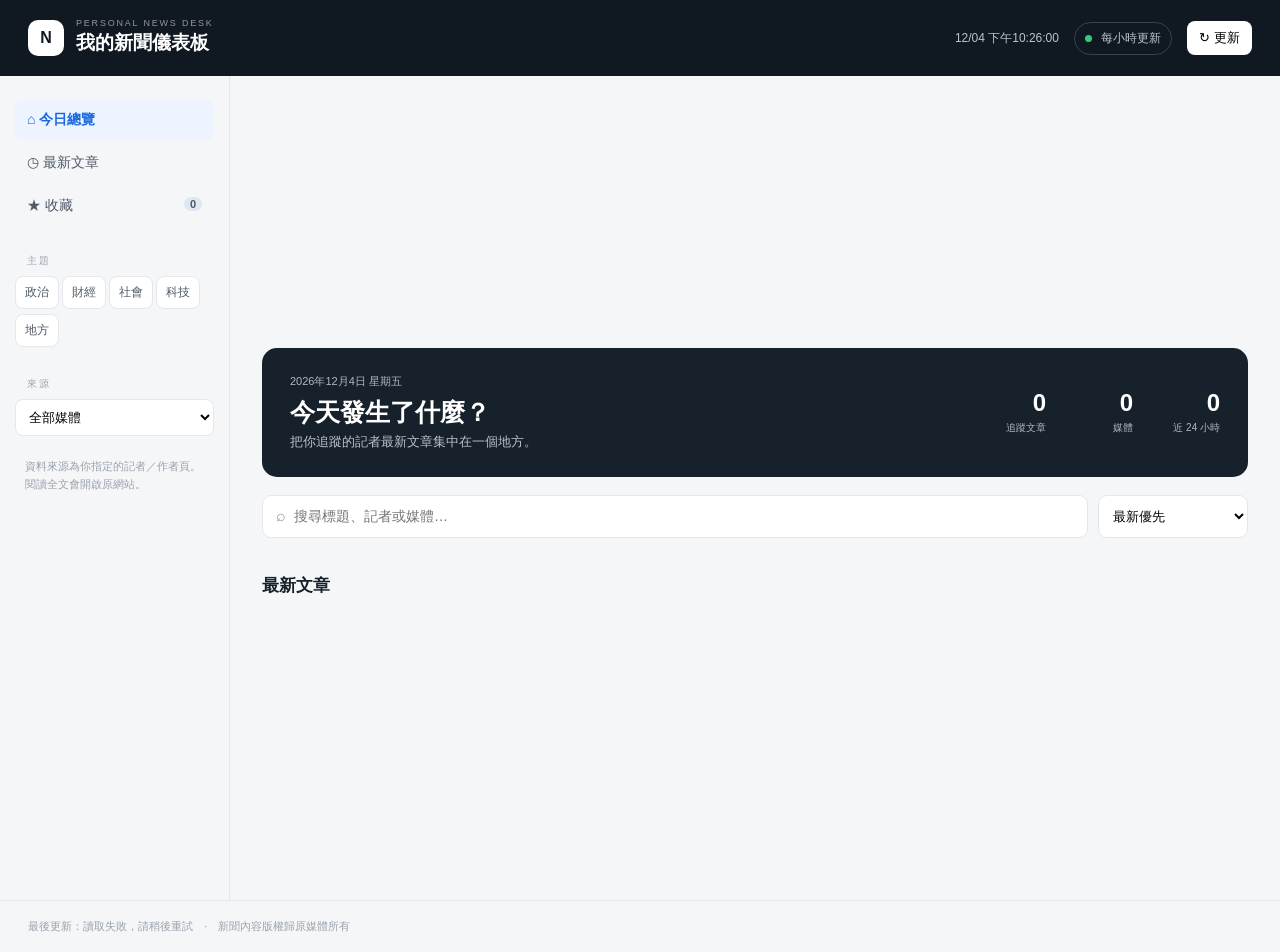
<file: index.html>
<!doctype html>
<html lang="zh-Hant">
<head>
<meta charset="utf-8"><meta name="viewport" content="width=device-width,initial-scale=1">
<title>我的新聞儀表板</title><link rel="stylesheet" href="dashboard.css">
</head>
<body>
<header class="header">
  <div class="brand"><div class="mark">N</div><div><div class="kicker">PERSONAL NEWS DESK</div><h1>我的新聞儀表板</h1></div></div>
  <div class="header-right"><span id="clock"></span><span class="live"><i></i> 每小時更新</span><button id="refresh">↻ 更新</button></div>
</header>
<div class="layout">
<aside class="sidebar">
  <button class="nav active" data-view="home">⌂ <span>今日總覽</span></button>
  <button class="nav" data-view="latest">◷ <span>最新文章</span></button>
  <button class="nav" data-view="favorites">★ <span>收藏</span><b id="favCount">0</b></button>
  <div class="side-title">主題</div>
  <button class="tag" data-topic="政治">政治</button><button class="tag" data-topic="財經">財經</button><button class="tag" data-topic="社會">社會</button><button class="tag" data-topic="科技">科技</button><button class="tag" data-topic="地方">地方</button>
  <div class="side-title">來源</div><select id="sourceFilter"><option value="">全部媒體</option></select>
  <div class="hint">資料來源為你指定的記者／作者頁。閱讀全文會開啟原網站。</div>
</aside>
<main>
  <section id="overview" class="hero">
    <div><div class="date" id="date"></div><h2>今天發生了什麼？</h2><p>把你追蹤的記者最新文章集中在一個地方。</p></div>
    <div class="hero-stats"><div><strong id="total">0</strong><span>追蹤文章</span></div><div><strong id="media">0</strong><span>媒體</span></div><div><strong id="hours">0</strong><span>近 24 小時</span></div></div>
  </section>
  <section class="controls">
    <div class="search">⌕<input id="search" placeholder="搜尋標題、記者或媒體…"></div>
    <select id="sort"><option value="newest">最新優先</option><option value="oldest">最早優先</option></select>
  </section>
  <section id="topicSummary" class="topic-summary"></section>
  <section class="section-head"><h3 id="sectionTitle">最新文章</h3><span id="resultCount"></span></section>
  <section id="feed" class="feed"></section>
  <div id="empty" class="empty" hidden>目前沒有符合條件的文章。</div>
</main>
</div>
<footer>最後更新：<span id="lastUpdated">尚未載入</span>　·　新聞內容版權歸原媒體所有</footer>
<script src="dashboard.js"></script>
</body></html>
</file>
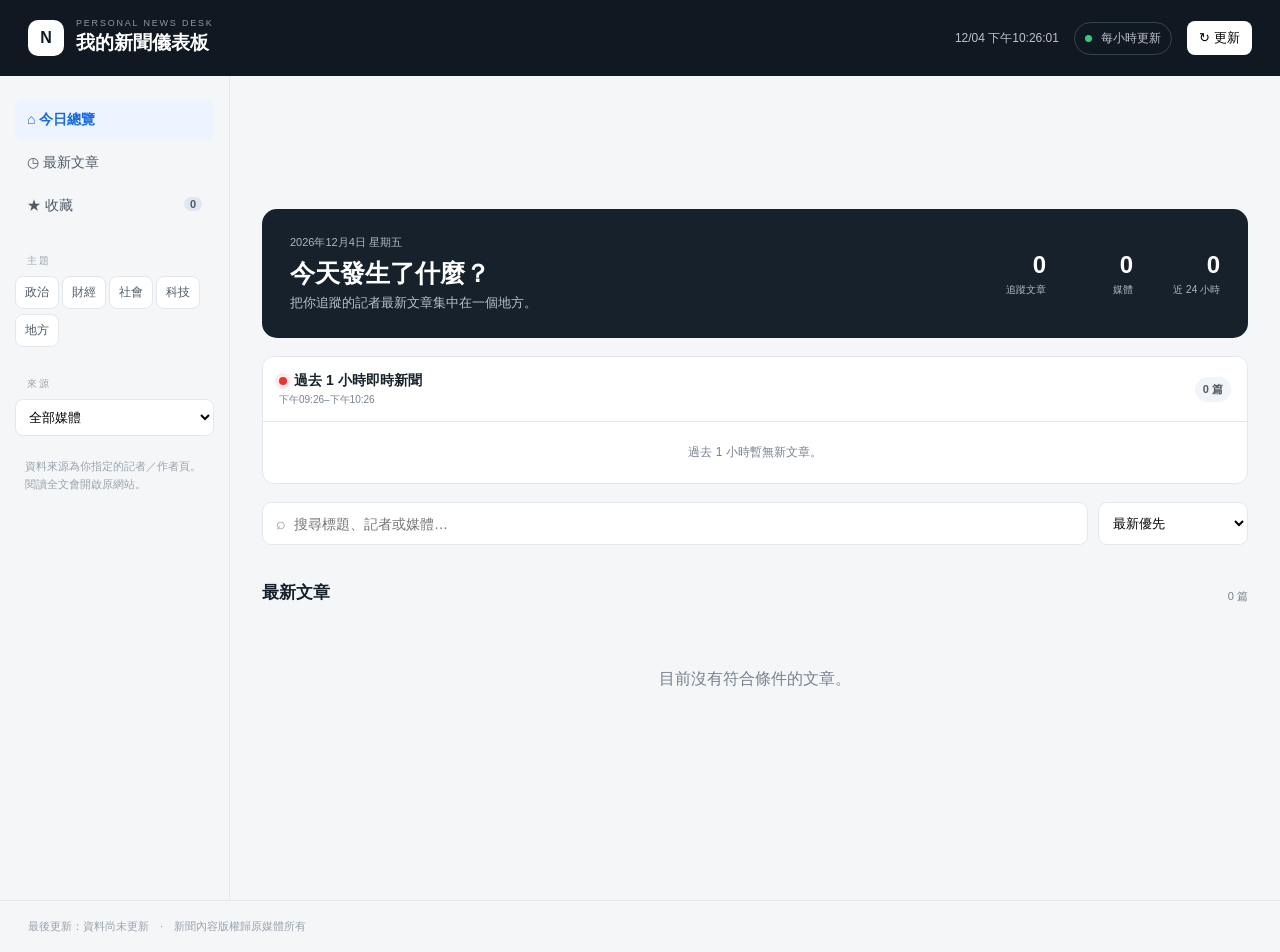
<file: dashboard.html>
<!doctype html>
<html lang="zh-Hant">
<head>
<meta charset="utf-8"><meta name="viewport" content="width=device-width,initial-scale=1">
<title>我的新聞儀表板</title><link rel="stylesheet" href="dashboard.css">
</head>
<body>
<header class="header">
  <div class="brand"><div class="mark">N</div><div><div class="kicker">PERSONAL NEWS DESK</div><h1>我的新聞儀表板</h1></div></div>
  <div class="header-right"><span id="clock"></span><span class="live"><i></i> 每小時更新</span><button id="refresh">↻ 更新</button></div>
</header>
<div class="layout">
<aside class="sidebar">
  <button class="nav active" data-view="home">⌂ <span>今日總覽</span></button>
  <button class="nav" data-view="latest">◷ <span>最新文章</span></button>
  <button class="nav" data-view="favorites">★ <span>收藏</span><b id="favCount">0</b></button>
  <div class="side-title">主題</div>
  <button class="tag" data-topic="政治">政治</button><button class="tag" data-topic="財經">財經</button><button class="tag" data-topic="社會">社會</button><button class="tag" data-topic="科技">科技</button><button class="tag" data-topic="地方">地方</button>
  <div class="side-title">來源</div><select id="sourceFilter"><option value="">全部媒體</option></select>
  <div class="hint">資料來源為你指定的記者／作者頁。閱讀全文會開啟原網站。</div>
</aside>
<main>
  <section id="overview" class="hero">
    <div><div class="date" id="date"></div><h2>今天發生了什麼？</h2><p>把你追蹤的記者最新文章集中在一個地方。</p></div>
    <div class="hero-stats"><div><strong id="total">0</strong><span>追蹤文章</span></div><div><strong id="media">0</strong><span>媒體</span></div><div><strong id="hours">0</strong><span>近 24 小時</span></div></div>
  </section>
  <section class="breaking-panel"><div class="breaking-head"><div><span class="pulse-dot"></span><strong>過去 1 小時即時新聞</strong><small id="liveWindow">正在計算時間窗…</small></div><span id="liveCount" class="live-count">0 篇</span></div><div id="liveFeed" class="live-feed"></div><div id="liveEmpty" class="live-empty" hidden>過去 1 小時暫無新文章。</div></section>
  <section class="controls">
    <div class="search">⌕<input id="search" placeholder="搜尋標題、記者或媒體…"></div>
    <select id="sort"><option value="newest">最新優先</option><option value="oldest">最早優先</option></select>
  </section>
  <section id="topicSummary" class="topic-summary"></section>
  <section class="section-head"><h3 id="sectionTitle">最新文章</h3><span id="resultCount"></span></section>
  <section id="feed" class="feed"></section>
  <div id="empty" class="empty" hidden>目前沒有符合條件的文章。</div>
</main>
</div>
<footer>最後更新：<span id="lastUpdated">尚未載入</span>　·　新聞內容版權歸原媒體所有</footer>
<script src="dashboard.js"></script>
</body></html>
</file>
<file: dashboard.css>
:root{--bg:#f4f6f8;--panel:#fff;--ink:#17212b;--muted:#77818e;--line:#e4e8ed;--blue:#1769e0;--nav:#edf3ff}
*{box-sizing:border-box}body{margin:0;background:var(--bg);color:var(--ink);font-family:-apple-system,BlinkMacSystemFont,"Noto Sans TC","PingFang TC","Microsoft JhengHei",sans-serif}
.header{height:76px;background:#101821;color:#fff;display:flex;align-items:center;justify-content:space-between;padding:0 28px;position:sticky;top:0;z-index:5}.brand{display:flex;gap:12px;align-items:center}.mark{width:36px;height:36px;border-radius:10px;background:#fff;color:#101821;display:grid;place-items:center;font-weight:900}.kicker{font-size:9px;letter-spacing:.2em;opacity:.55}.header h1{font-size:19px;margin:2px 0}.header-right{display:flex;gap:15px;align-items:center;font-size:12px;color:#bbc4ce}.live{border:1px solid #39434e;border-radius:99px;padding:7px 10px}.live i{display:inline-block;width:7px;height:7px;border-radius:50%;background:#37c978;margin-right:6px}.header button{background:#fff;border:0;border-radius:8px;padding:8px 12px;cursor:pointer}
.layout{display:grid;grid-template-columns:230px minmax(0,1fr);max-width:1400px;margin:auto}.sidebar{padding:24px 15px;border-right:1px solid var(--line);min-height:calc(100vh - 76px)}.nav,.tag{width:100%;text-align:left;border:0;background:transparent;padding:11px 12px;border-radius:8px;font-size:14px;cursor:pointer;color:#4f5a66;margin-bottom:3px}.nav.active,.nav:hover{background:var(--nav);color:var(--blue);font-weight:700}.nav b{float:right;background:#dfe7f2;border-radius:99px;padding:1px 6px;font-size:11px}.side-title{font-size:10px;color:#a0a8b1;letter-spacing:.16em;margin:25px 12px 8px}.tag{display:inline-block;width:auto;margin:0 3px 5px 0;padding:7px 9px;background:#fff;border:1px solid var(--line);font-size:12px}.sidebar select{width:100%;padding:9px;border:1px solid var(--line);border-radius:8px;background:#fff}.hint{font-size:11px;color:#9aa3ad;line-height:1.6;margin:22px 10px}
main{padding:28px 32px 50px;max-width:1150px;width:100%;margin:auto}.hero{background:#17212b;color:#fff;border-radius:15px;padding:26px 28px;display:flex;justify-content:space-between;gap:20px}.date{font-size:11px;color:#aeb8c3}.hero h2{margin:7px 0 4px;font-size:25px}.hero p{margin:0;color:#b9c2cc;font-size:13px}.hero-stats{display:flex;align-items:center;gap:22px}.hero-stats div{text-align:right;min-width:65px}.hero-stats strong{display:block;font-size:24px}.hero-stats span{font-size:10px;color:#aeb8c3}
.breaking-panel{background:#fff;border:1px solid var(--line);border-radius:12px;margin:18px 0;padding:0;overflow:hidden}.breaking-head{display:flex;justify-content:space-between;align-items:center;padding:14px 16px;border-bottom:1px solid var(--line);background:#fff}.breaking-head strong{font-size:14px}.breaking-head small{display:block;color:var(--muted);font-size:10px;margin-top:3px}.pulse-dot{display:inline-block;width:8px;height:8px;border-radius:50%;background:#e33;margin-right:7px;box-shadow:0 0 0 4px #fdecec}.live-count{font-size:11px;font-weight:700;padding:5px 8px;border-radius:99px;background:#f1f5f9;color:#4f5a66}.live-feed{max-height:285px;overflow:auto}.live-item{display:grid;grid-template-columns:72px 72px minmax(0,1fr);gap:8px;align-items:center;padding:10px 16px;border-bottom:1px solid #f0f2f4;text-decoration:none;color:var(--ink)}.live-item:hover{background:#f8fafc}.live-time{font-size:10px;color:var(--muted)}.live-source{font-size:10px;color:var(--blue);white-space:nowrap;overflow:hidden;text-overflow:ellipsis}.live-title{font-size:13px;white-space:nowrap;overflow:hidden;text-overflow:ellipsis}.live-empty{text-align:center;padding:22px;color:var(--muted);font-size:12px}.controls{display:flex;gap:10px;margin:18px 0}.search{height:43px;background:#fff;border:1px solid var(--line);border-radius:9px;display:flex;align-items:center;padding:0 13px;color:#8c96a1;flex:1}.search input{border:0;outline:0;font-size:14px;padding-left:8px;width:100%}.controls select{width:150px;border:1px solid var(--line);border-radius:9px;background:#fff;padding:0 10px}
.topic-summary{display:flex;gap:8px;overflow:auto;margin-bottom:18px}.topic-card{background:#fff;border:1px solid var(--line);border-radius:10px;padding:11px 14px;min-width:105px;cursor:pointer}.topic-card strong{display:block;font-size:18px}.topic-card span{font-size:11px;color:var(--muted)}
.section-head{display:flex;align-items:end;justify-content:space-between;margin:12px 0 10px}.section-head h3{font-size:17px;margin:0}.section-head span{font-size:11px;color:var(--muted)}.feed{display:grid;gap:9px}.item{background:#fff;border:1px solid var(--line);border-radius:11px;padding:15px 16px;display:grid;grid-template-columns:1fr auto;gap:8px}.meta{font-size:11px;color:var(--muted);margin-bottom:5px}.badge{color:var(--blue);background:#eef4ff;padding:3px 7px;border-radius:5px;margin-right:6px}.title{font-size:16px;line-height:1.45;margin:0}.title a{color:var(--ink);text-decoration:none}.title a:hover{text-decoration:underline}.desc{font-size:12px;color:#747e89;margin:5px 0 0;line-height:1.5}.star{border:0;background:transparent;color:#aab3bd;font-size:20px;cursor:pointer}.star.on{color:#e2a500}.empty{text-align:center;padding:55px;color:var(--muted)}footer{max-width:1400px;margin:auto;padding:18px 28px;color:#9aa3ad;font-size:11px;border-top:1px solid var(--line)}
@media(max-width:800px){.live-item{grid-template-columns:58px 62px minmax(0,1fr);padding:9px 12px}.live-title{font-size:12px}.layout{display:block}.sidebar{display:none}.header{padding:0 14px}.header-right #clock{display:none}main{padding:16px}.hero{display:block}.hero-stats{margin-top:20px;justify-content:space-between}.hero-stats div{text-align:left}.controls select{width:125px}.item{grid-template-columns:1fr auto}}
</file>
